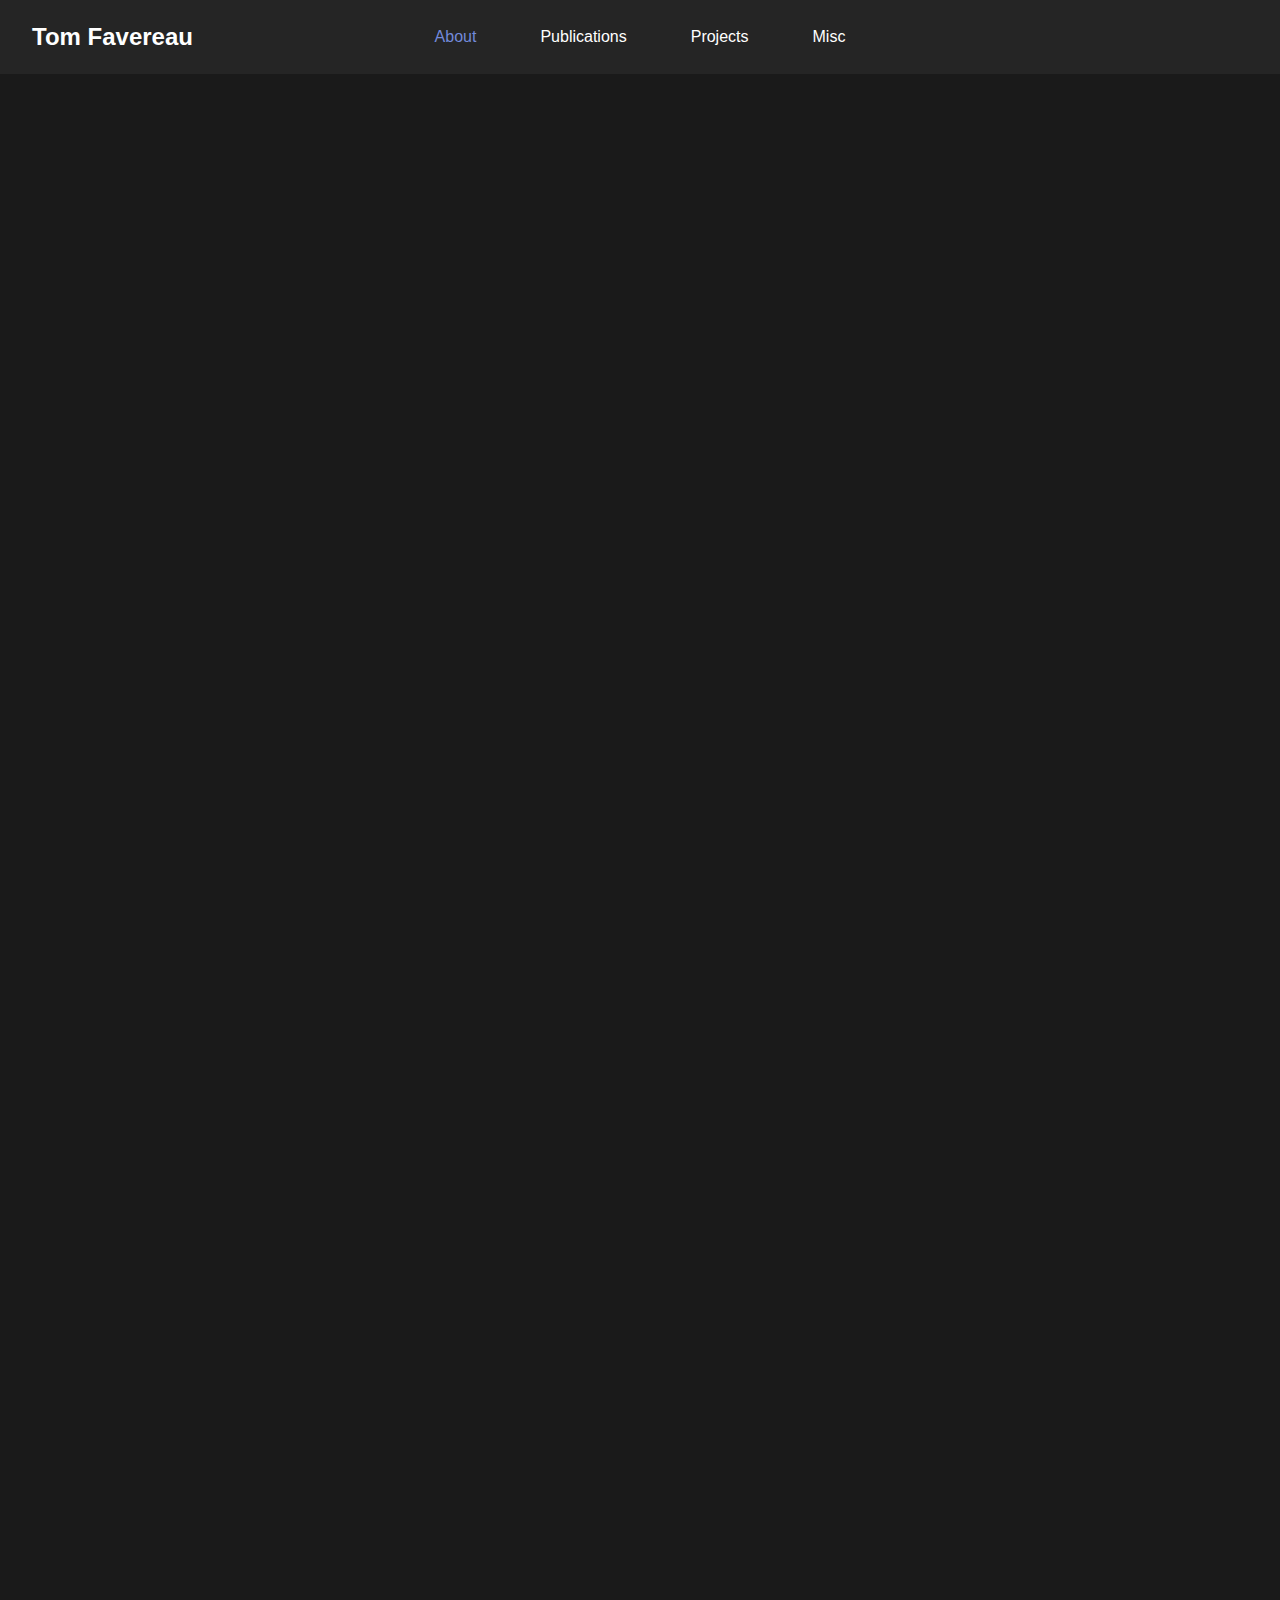
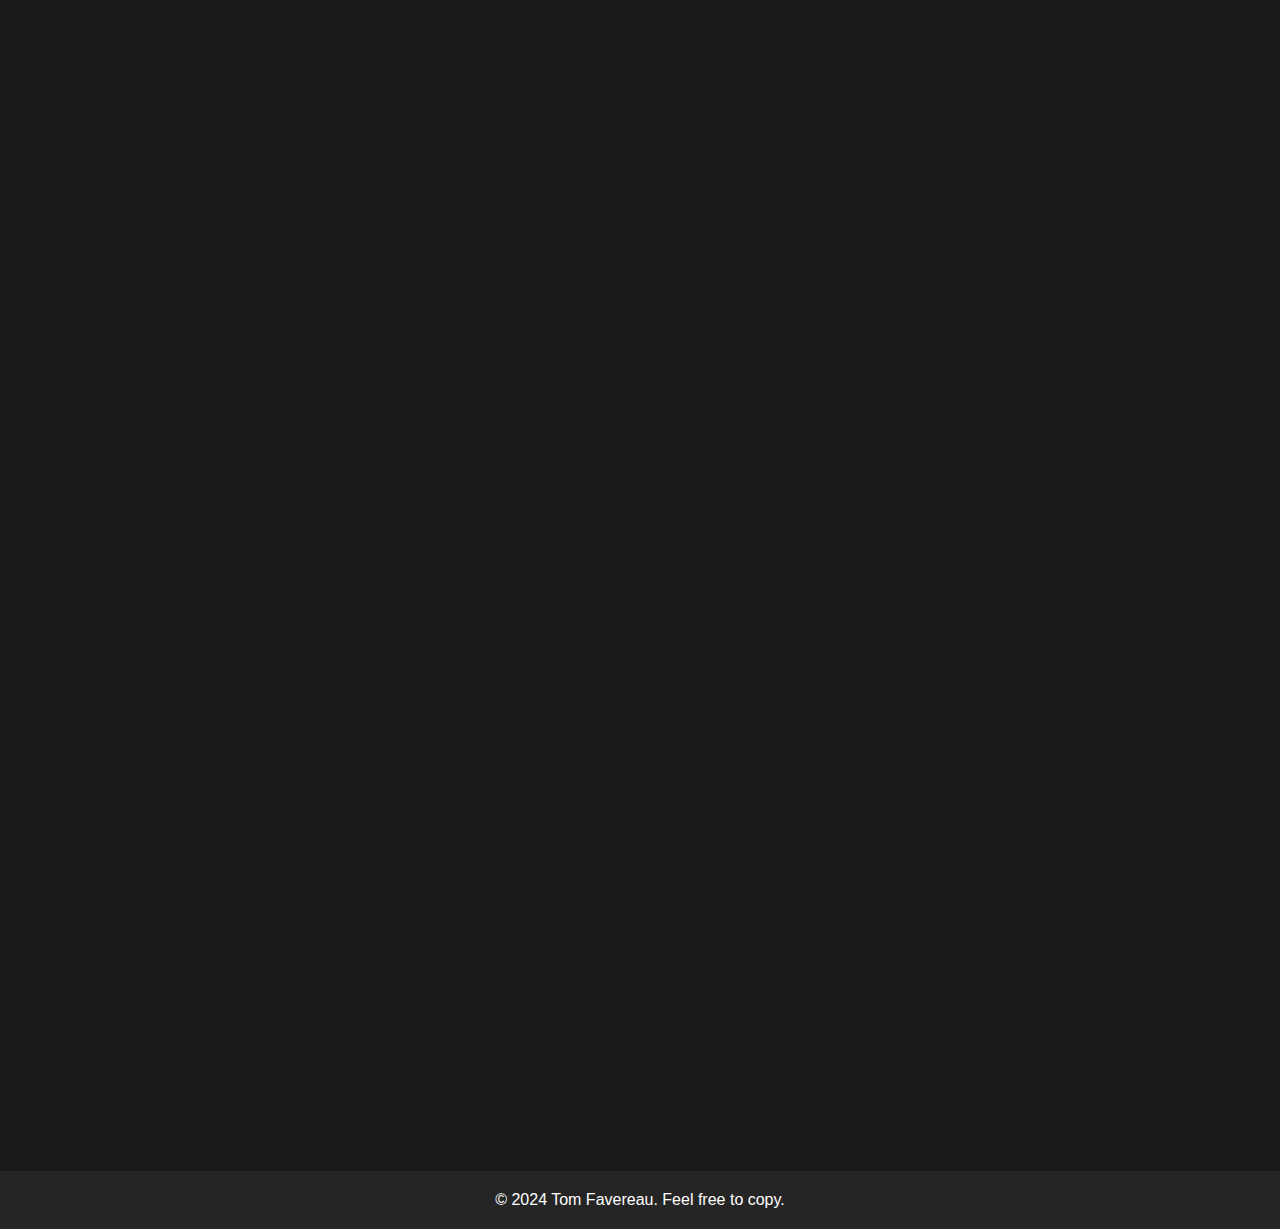
<file: index.html>
<!DOCTYPE html>
<html lang="en">
<head>
    <meta charset="UTF-8">
    <meta name="viewport" content="width=device-width, initial-scale=1.0">
    <title>Tom Favereau - About</title>
    <link rel="stylesheet" href="styles.css">
</head>
<body>
<div class="parallax-container">
    <div class="parallax-bg"></div>
</div>
<nav class="navbar">
    <div class="nav-brand">Tom Favereau</div>
    <div class="nav-links">
        <a href="" class="active">About</a>
        <a href="publications">Publications</a>
        <a href="projects">Projects</a>
        <a href="misc">Misc</a>
    </div>
    <div class="nav-toggle" id="navToggle">
        <span></span>
        <span></span>
        <span></span>
    </div>
</nav>

<main>
    <section class="intro-section fade-in-section">
        <span class="typing-effect">
        <h1>Hello, I'm <span class="highlight">Tom Favereau </span></h1>
        <p class="subtitle">Postgraduate Student in Computer Science</p>
        </span>
    </section>

    <section class="about-section fade-in-section">
        <h2>About</h2>
        <p>I'm a postgraduate student whose main interests lie in discrete mathematics: discrete
            dynamical systems, symbolic dynamics and tilings.</p>

    </section>
    <section class="about-section fade-in-section">
        <h2>Contact</h2>
        <p>You can reach me at: tomDOTfavereauATdepinfonancyDOTnet</p>
    </section>


    <section class="internships-section fade-in-section">
        <h2>Internships</h2>
        <div class="timeline">
            <div class="timeline-item">
                <div class="timeline-date">2025</div>
                <div class="timeline-content">
                    <h3>Turku university</h3>
                    <p>Visiting researcher, working with Ville Salo</p>
                    <ul>
                        <li>Working on the arithmetical complexity of the sensitivity problem
                            for cellular automata</li>
                        <li>In our recent <a href="publications/CAsensitivity.pdf" target="_blank" style="color:#7289da;">preprint</a>,
                            we answered Sablik and Theyssier's question, showing that the sensitivity problem is
                            Pi^0_2-complete in one dimension and Sigma^0_3-complete in higher dimension.</li>
                    </ul>
                </div>
            </div>
            <div class="timeline-item">
                <div class="timeline-date">2024</div>
                <div class="timeline-content">
                    <h3>CEA (hight commision for nuclear energy)</h3>
                    <p>Research engineer intern</p>
                    <ul>
                        <li>Study of a software for sodium/water reaction.</li>
                        <li>Some difference on floating point operation with different version
                            of libc <a href="publications/libcPortability.pdf" target="_blank"
                                       style="color:#7289da;">here</a>.</li>
                    </ul>
                </div>
            </div>
            <div class="timeline-item">
                <div class="timeline-date">2023/2024</div>
                <div class="timeline-content">
                    <h3>LORIA/INRIA</h3>
                    <p>Master 1 project at Mines Nancy Engineering school, working with Mathieu Hoyrup</p>
                    <ul>
                        <li>First experience in academic research.</li>
                        <li>We develop a theory of local generation for tiling. In our first
                            <a href="publications/localGenerationOfTilings.pdf" target="_blank" style="color:#7289da;">preprint</a>,
                            we developed tools to prove that a subshift is or is not locally generable.
                            In our second <a href="publications/localGenOfEvenBicTileset.pdf" target="_blank" style="color:#7289da;">preprint</a>,
                            we used those tools to classify even bicolor tilesets.</li>
                    </ul>
                </div>
            </div>
        </div>
    </section>

    <!-- Relevant Courses Section -->
    <section class="courses-section fade-in-section">
        <h2>Acknowledgment to those who have marked me through their teaching</h2>
        <div class="courses-grid">
            <div class="course-item">
                <h3>Sofware engineering</h3>
                <p>Dr. Zanni</p>
            </div>
            <div class="course-item">
                <h3>Complexity theory</h3>
                <p>Dr. Goaoc</p>
            </div>
            <div class="course-item">
                <h3>Symbolic dynamics</h3>
                <p>Dr. Kari</p>
            </div>
            <div class="course-item">
                <h3>Logic</h3>
                <p>Dr. Marion</p>
            </div>
        </div>
    </section>
</main>

<footer>
    <p>&copy; 2024 Tom Favereau. Feel free to copy.</p>
</footer>

<script src="script.js"></script>
</body>
</html>
</file>
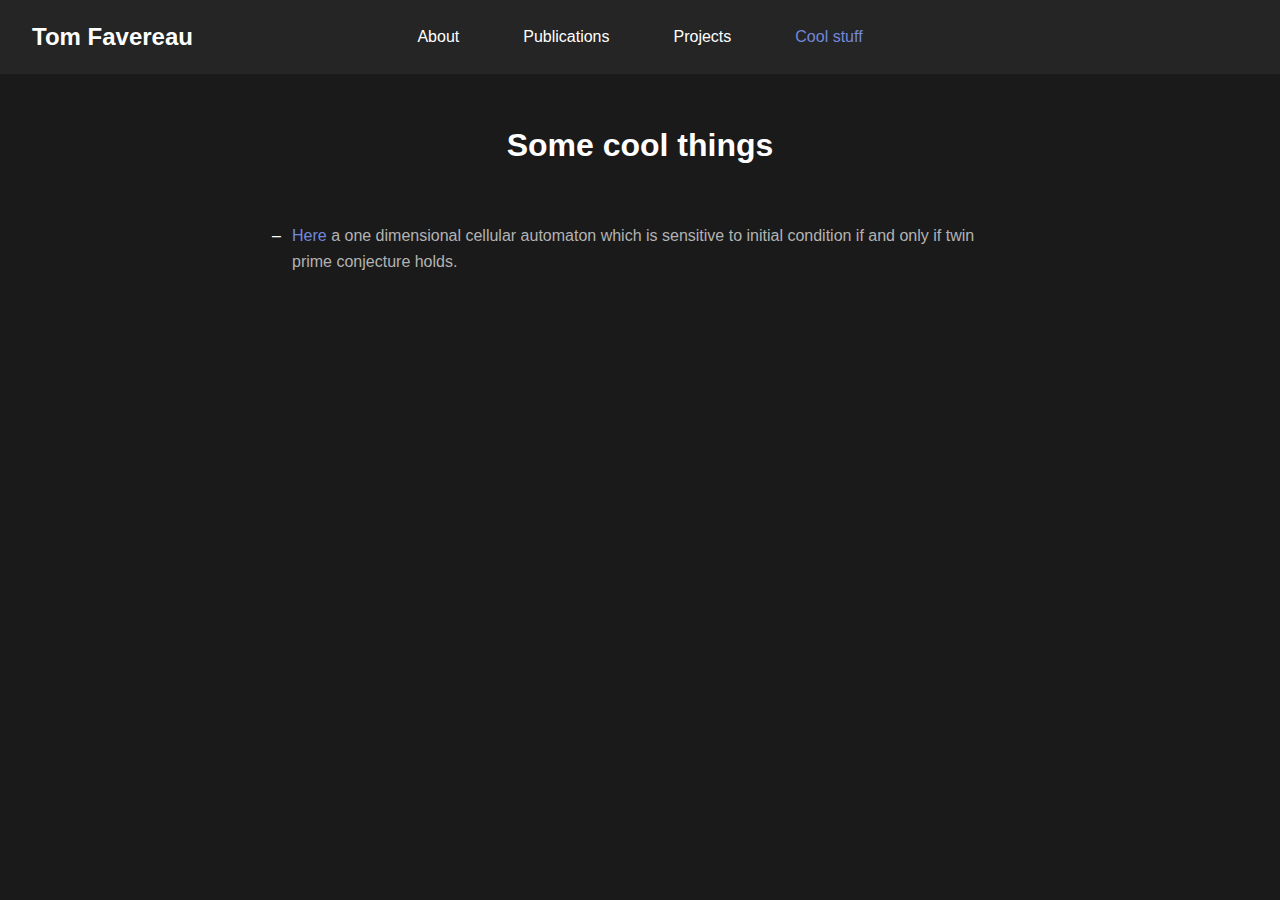
<file: coolStuff/index.html>
<!DOCTYPE html>
<html lang="en">
<head>
    <meta charset="UTF-8">
    <meta name="viewport" content="width=device-width, initial-scale=1.0">
    <title>Tom Favereau - Cool Stuff</title>
    <link rel="stylesheet" href="../styles.css">
    <link rel="stylesheet" href="https://cdnjs.cloudflare.com/ajax/libs/font-awesome/5.15.4/css/all.min.css">
</head>
<body>
<nav class="navbar">
    <div class="nav-brand">Tom Favereau</div>
    <div class="nav-links">
        <a href="../">About</a>
        <a href="../publications">Publications</a>
        <a href="../projects">Projects</a>
        <a href="" class="active">Cool stuff</a>
    </div>
    <div class="nav-toggle" id="navToggle">
        <span></span>
        <span></span>
        <span></span>
    </div>
</nav>
<main class="content-container">
    <section class="page-header">
        <h1>Some cool things</h1>
    </section>
    <section class="cool-stuff">
        <ul class="cool-stuff-list">
            <li>
                <p> <a href="ca.html">Here</a> a one dimensional cellular automaton which is sensitive to initial condition
                    if and only if twin prime conjecture holds.</p>
            </li>

        </ul>
    </section>
</main>
</body>
</html>
</file>
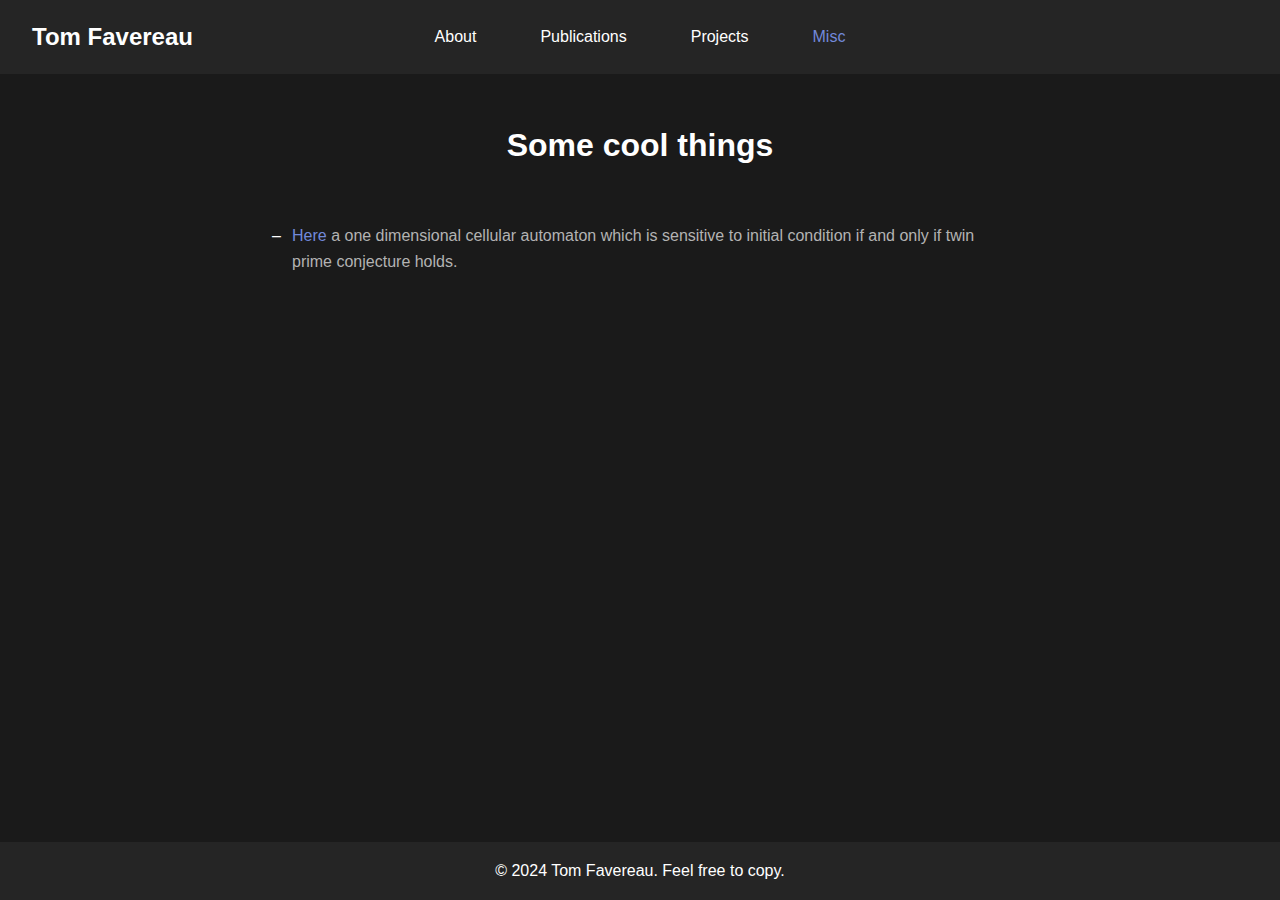
<file: misc/index.html>
<!DOCTYPE html>
<html lang="en">
<head>
    <meta charset="UTF-8">
    <meta name="viewport" content="width=device-width, initial-scale=1.0">
    <title>Tom Favereau - Misc</title>
    <link rel="stylesheet" href="../styles.css">
    <link rel="stylesheet" href="https://cdnjs.cloudflare.com/ajax/libs/font-awesome/5.15.4/css/all.min.css">
</head>
<body>
<nav class="navbar">
    <div class="nav-brand">Tom Favereau</div>
    <div class="nav-links">
        <a href="../">About</a>
        <a href="../publications">Publications</a>
        <a href="../projects">Projects</a>
        <a href="" class="active">Misc</a>
    </div>
    <div class="nav-toggle" id="navToggle">
        <span></span>
        <span></span>
        <span></span>
    </div>
</nav>
<main class="content-container">
    <section class="page-header">
        <h1>Some cool things</h1>
    </section>
    <section class="cool-stuff">
        <ul class="cool-stuff-list">
            <li>
                <p> <a href="ca.html">Here</a> a one dimensional cellular automaton which is sensitive to initial condition
                    if and only if twin prime conjecture holds.</p>
            </li>

        </ul>
    </section>
</main>

<footer>
    <p>&copy; 2024 Tom Favereau. Feel free to copy.</p>
</footer>
</body>
</html>
</file>
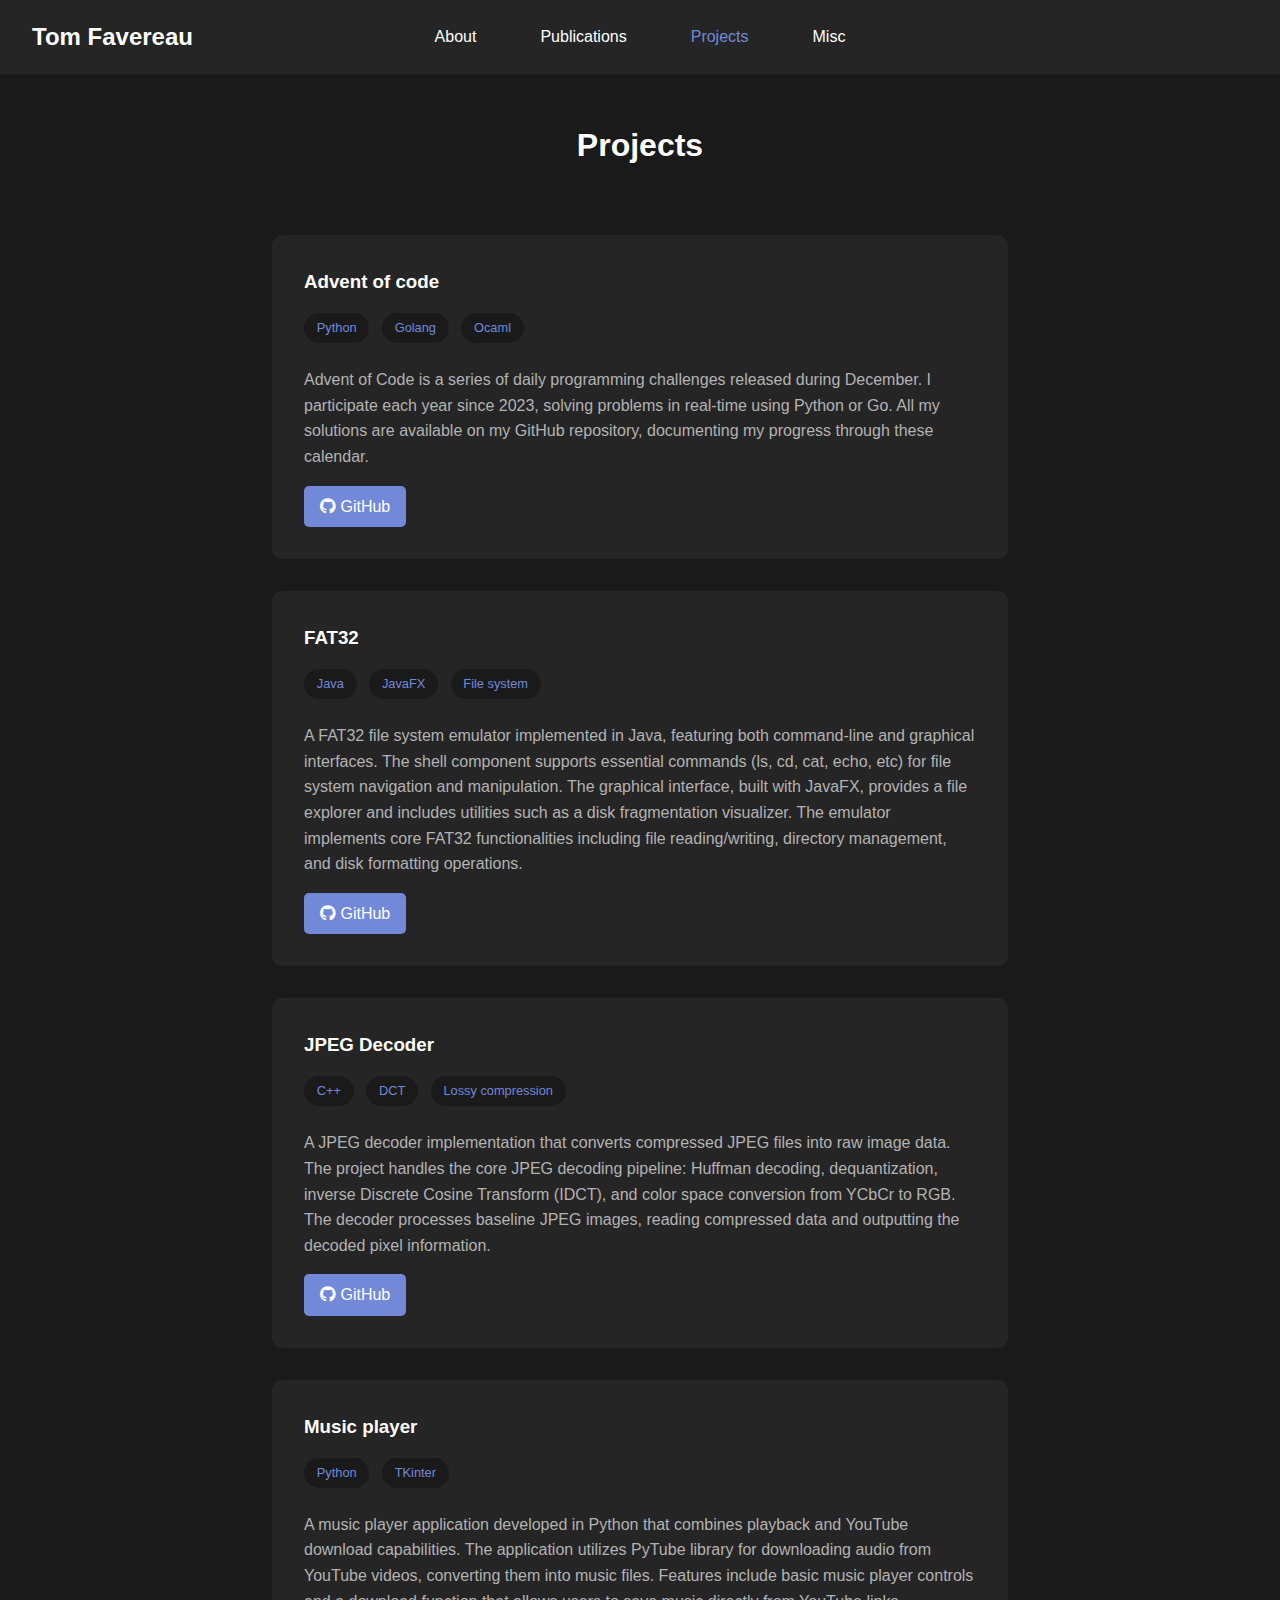
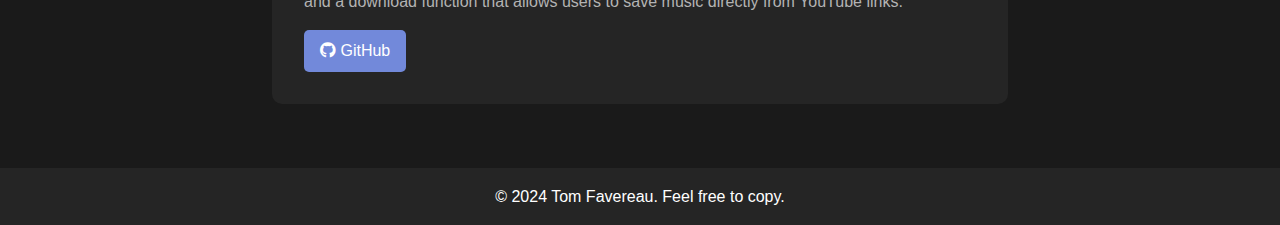
<file: projects/index.html>
<!DOCTYPE html>
<html lang="en">
<head>
    <meta charset="UTF-8">
    <meta name="viewport" content="width=device-width, initial-scale=1.0">
    <title>Tom Favereau - Projects</title>
    <link rel="stylesheet" href="../styles.css">
    <link rel="stylesheet" href="https://cdnjs.cloudflare.com/ajax/libs/font-awesome/5.15.4/css/all.min.css">
</head>
<body>
<nav class="navbar">
    <div class="nav-brand">Tom Favereau</div>
    <div class="nav-links">
        <a href="../">About</a>
        <a href="../publications">Publications</a>
        <a href="" class="active">Projects</a>
        <a href="../misc">Misc</a>
    </div>
    <div class="nav-toggle" id="navToggle">
        <span></span>
        <span></span>
        <span></span>
    </div>
</nav>

<main>
    <section class="page-header">
        <h1>Projects</h1>
    </section>




    <section class="projects-list">
        <!-- AOC -->
        <div class="project-card">
            <div class="project-content">
                <h3>Advent of code</h3>
                <div class="project-tags">
                    <span class="tag">Python</span>
                    <span class="tag">Golang</span>
                    <span class="tag">Ocaml</span>
                </div>
                <p class="project-description">
                    Advent of Code is a series of daily programming challenges released during
                    December. I participate each year since 2023, solving problems in real-time
                    using Python or Go. All my solutions are available on my GitHub repository,
                    documenting my progress through these calendar.
                </p>
                <div class="project-links">
                    <a href="https://github.com/tom-favereau/advent_of_code" target="_blank" class="btn btn-primary">
                        <i class="fab fa-github"></i> GitHub
                    </a>
                </div>
            </div>
        </div>


        <!-- FAT32 -->
        <div class="project-card">
            <!--
            <div class="project-image">
                <div class="project-placeholder"></div>
            </div>
            -->
            <div class="project-content">
                <h3>FAT32</h3>
                <div class="project-tags">
                    <span class="tag">Java</span>
                    <span class="tag">JavaFX</span>
                    <span class="tag">File system</span>
                </div>
                <p class="project-description">
                    A FAT32 file system emulator implemented in Java, featuring both command-line
                    and graphical interfaces. The shell component supports essential commands
                    (ls, cd, cat, echo, etc) for file system navigation and manipulation. The graphical
                    interface, built with JavaFX, provides a file explorer and includes utilities
                    such as a disk fragmentation visualizer. The emulator implements core FAT32
                    functionalities including file reading/writing, directory management, and disk
                    formatting operations.
                </p>
                <div class="project-links">
                    <a href="https://github.com/tom-favereau/FAT32" target="_blank" class="btn btn-primary">
                        <i class="fab fa-github"></i> GitHub
                    </a>
                    <!--<a href="#" class="btn btn-secondary">Demo</a>-->
                </div>
            </div>
        </div>

        <!-- JPEG -->
        <div class="project-card">
            <!--
            <div class="project-image">
                <div class="project-placeholder"></div>
            </div>
            -->
            <div class="project-content">
                <h3>JPEG Decoder</h3>
                <div class="project-tags">
                    <span class="tag">C++</span>
                    <span class="tag">DCT</span>
                    <span class="tag">Lossy compression</span>
                </div>
                <p class="project-description">
                    A JPEG decoder implementation that converts compressed JPEG files into raw
                    image data. The project handles the core JPEG decoding pipeline:
                    Huffman decoding, dequantization, inverse Discrete Cosine Transform (IDCT),
                    and color space conversion from YCbCr to RGB. The decoder processes baseline
                    JPEG images, reading compressed data and outputting the decoded pixel
                    information.
                </p>
                <div class="project-links">
                    <a href="https://github.com/tom-favereau/file_compression_cpp" target="_blank"
                       class="btn btn-primary">
                        <i class="fab fa-github"></i> GitHub
                    </a>
                    <!--
                    <a href="https://github.com/tom-favereau/file_compression_cpp" class="btn btn-secondary">Live Demo</a>
                    -->
                </div>
            </div>
        </div>


        <!-- Music player -->
        <div class="project-card">
            <div class="project-content">
                <h3>Music player</h3>
                <div class="project-tags">
                    <span class="tag">Python</span>
                    <span class="tag">TKinter</span>
                </div>
                <p class="project-description">
                    A music player application developed in Python that combines playback and
                    YouTube download capabilities. The application utilizes PyTube library for
                    downloading audio from YouTube videos, converting them into music files.
                    Features include basic music player controls and a download function that
                    allows users to save music directly from YouTube links.
                </p>
                <div class="project-links">
                    <a href="https://github.com/tom-favereau/music_player" target="_blank"
                       class="btn btn-primary">
                        <i class="fab fa-github"></i> GitHub
                    </a>
                </div>
            </div>
        </div>

    </section>
</main>

<footer>
    <p>&copy; 2024 Tom Favereau. Feel free to copy.</p>
</footer>

<script src="../script.js"></script>
</body>
</html>
</file>
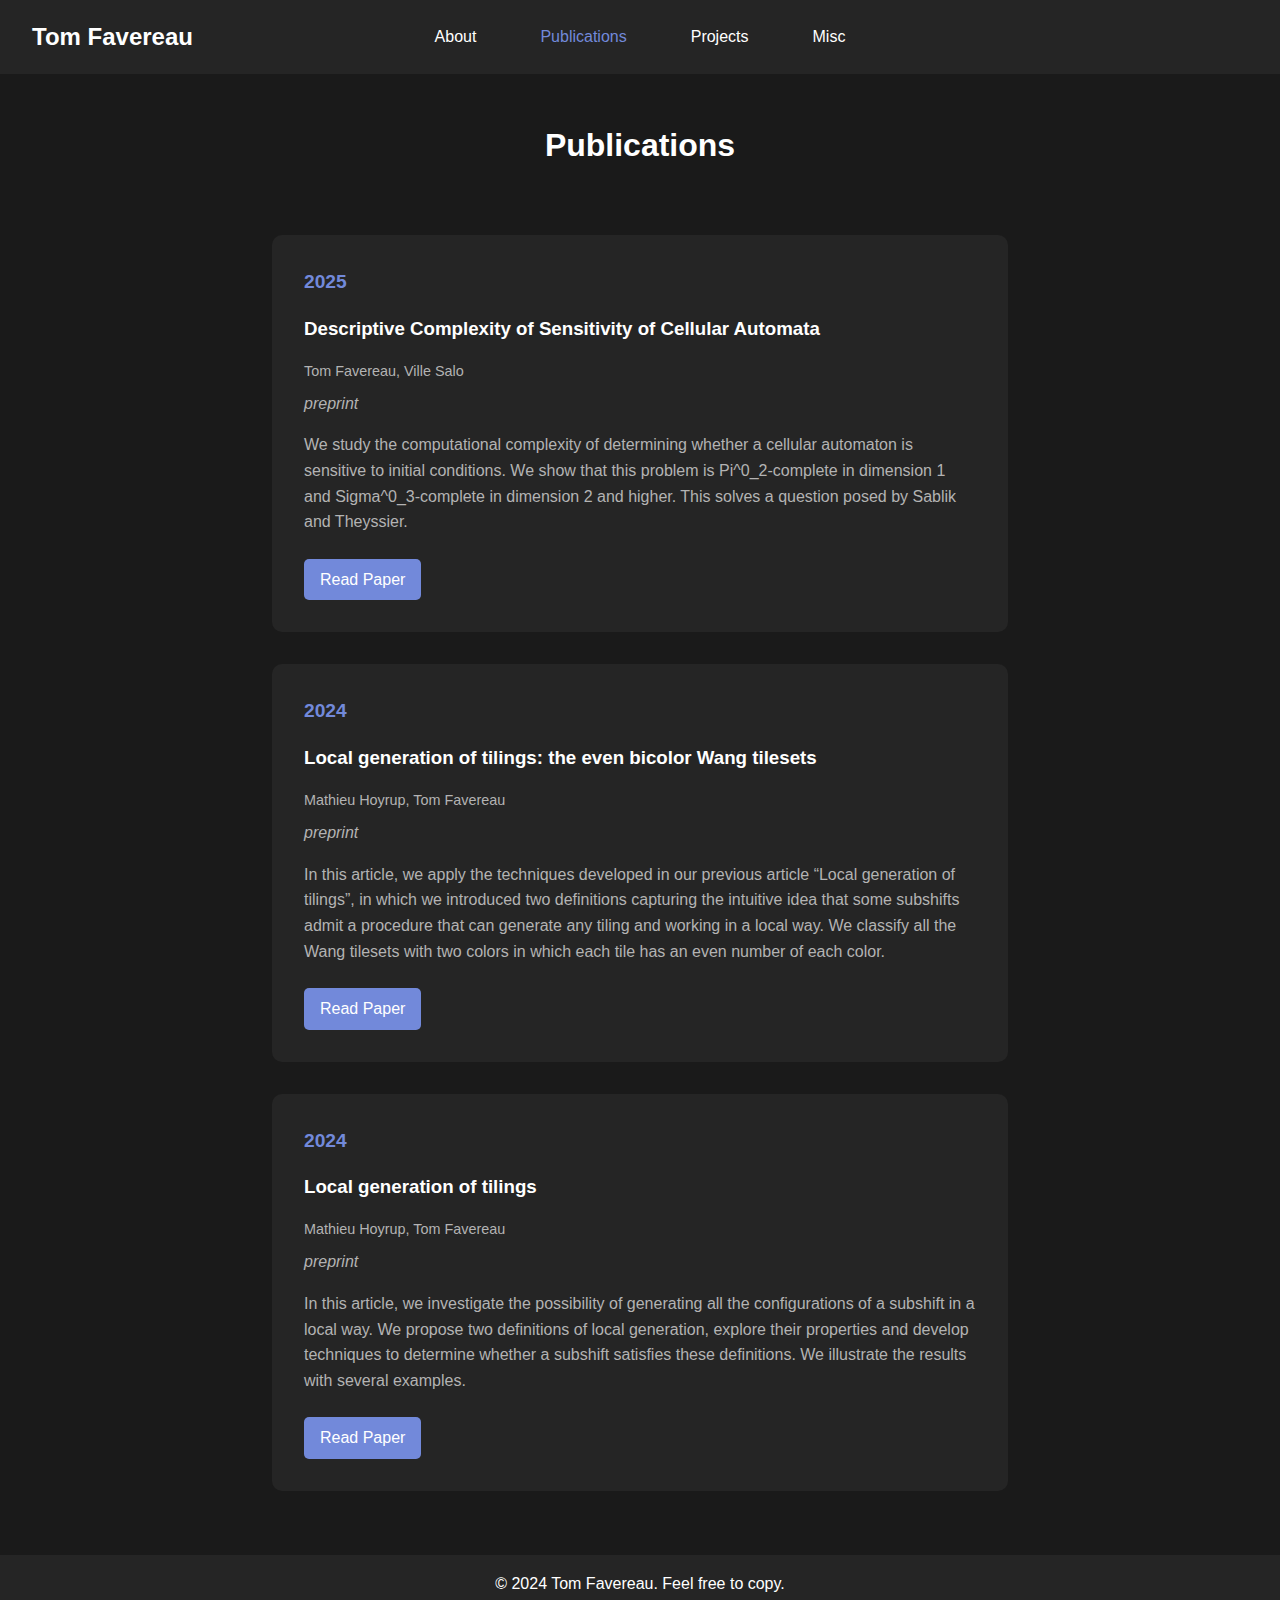
<file: publications/index.html>
<!DOCTYPE html>
<html lang="en">
<head>
    <meta charset="UTF-8">
    <meta name="viewport" content="width=device-width, initial-scale=1.0">
    <title>Tom Favereau - Publications</title>
    <link rel="stylesheet" href="../styles.css">
</head>
<body>
<nav class="navbar">
    <div class="nav-brand">Tom Favereau</div>
    <div class="nav-links">
        <a href="../">About</a>
        <a href="" class="active">Publications</a>
        <a href="../projects">Projects</a>
        <a href="../misc">Misc</a>
    </div>
    <div class="nav-toggle" id="navToggle">
        <span></span>
        <span></span>
        <span></span>
    </div>
</nav>

<main>
    <section class="page-header">
        <h1>Publications</h1>
    </section>


    <section class="publications-list">
        <!-- Desc complexity of sens of CA -->
        <div class="pub-card">
            <div class="pub-year">2025</div>
            <div class="pub-content">
                <h3>Descriptive Complexity of Sensitivity of Cellular Automata</h3>
                <p class="pub-authors">Tom Favereau, Ville Salo</p>
                <p class="pub-journal">preprint</p>
                <p class="pub-abstract">
                    We study the computational complexity of determining whether a cellular
                    automaton is sensitive to initial conditions. We show that this problem is
                    Pi^0_2-complete in dimension 1 and Sigma^0_3-complete in dimension 2 and
                    higher. This solves a question posed by Sablik and Theyssier.
                </p>
                <div class="pub-links">
                    <a href="CAsensitivity.pdf" target="_blank" class="btn btn-primary">Read Paper</a>
                    <!--<a href="#" class="btn btn-secondary">DOI</a>-->
                </div>
            </div>
        </div>

        <!-- local generation of tiling : even bicolor tileset -->
        <div class="pub-card">
            <div class="pub-year">2024</div>
            <div class="pub-content">
                <h3>Local generation of tilings: the even bicolor Wang tilesets</h3>
                <p class="pub-authors">Mathieu Hoyrup, Tom Favereau</p>
                <p class="pub-journal">preprint</p>
                <p class="pub-abstract">
                    In this article, we apply the techniques developed in our previous article
                    “Local generation of tilings”, in which we introduced two definitions capturing
                    the intuitive idea that some subshifts admit a procedure that can generate any
                    tiling and working in a local way. We classify all the Wang tilesets with
                    two colors in which each tile has an even number of each color.
                </p>
                <div class="pub-links">
                    <a href="localGenOfEvenBicTileset.pdf" target="_blank" class="btn btn-primary">Read Paper</a>
                    <!--<a href="#" class="btn btn-secondary">DOI</a>-->
                </div>
            </div>
        </div>

        <!-- Local generation of tiling -->
        <div class="pub-card">
            <div class="pub-year">2024</div>
            <div class="pub-content">
                <h3>Local generation of tilings</h3>
                <p class="pub-authors">Mathieu Hoyrup, Tom Favereau</p>
                <p class="pub-journal">preprint</p>
                <p class="pub-abstract">
                    In this article, we investigate the possibility of generating all the
                    configurations of a subshift in a local way. We propose two definitions
                    of local generation, explore their properties and develop techniques to
                    determine whether a subshift satisfies these definitions. We illustrate
                    the results with several examples.
                </p>
                <div class="pub-links">
                    <a href="localGenerationOfTilings.pdf" target="_blank" class="btn btn-primary">Read Paper</a>
                    <!--<a href="#" class="btn btn-secondary">DOI</a>-->
                </div>
            </div>
        </div>
    </section>
</main>

<footer>
    <p>&copy; 2024 Tom Favereau. Feel free to copy.</p>
</footer>

<script src="../script.js"></script>
</body>
</html>
</file>
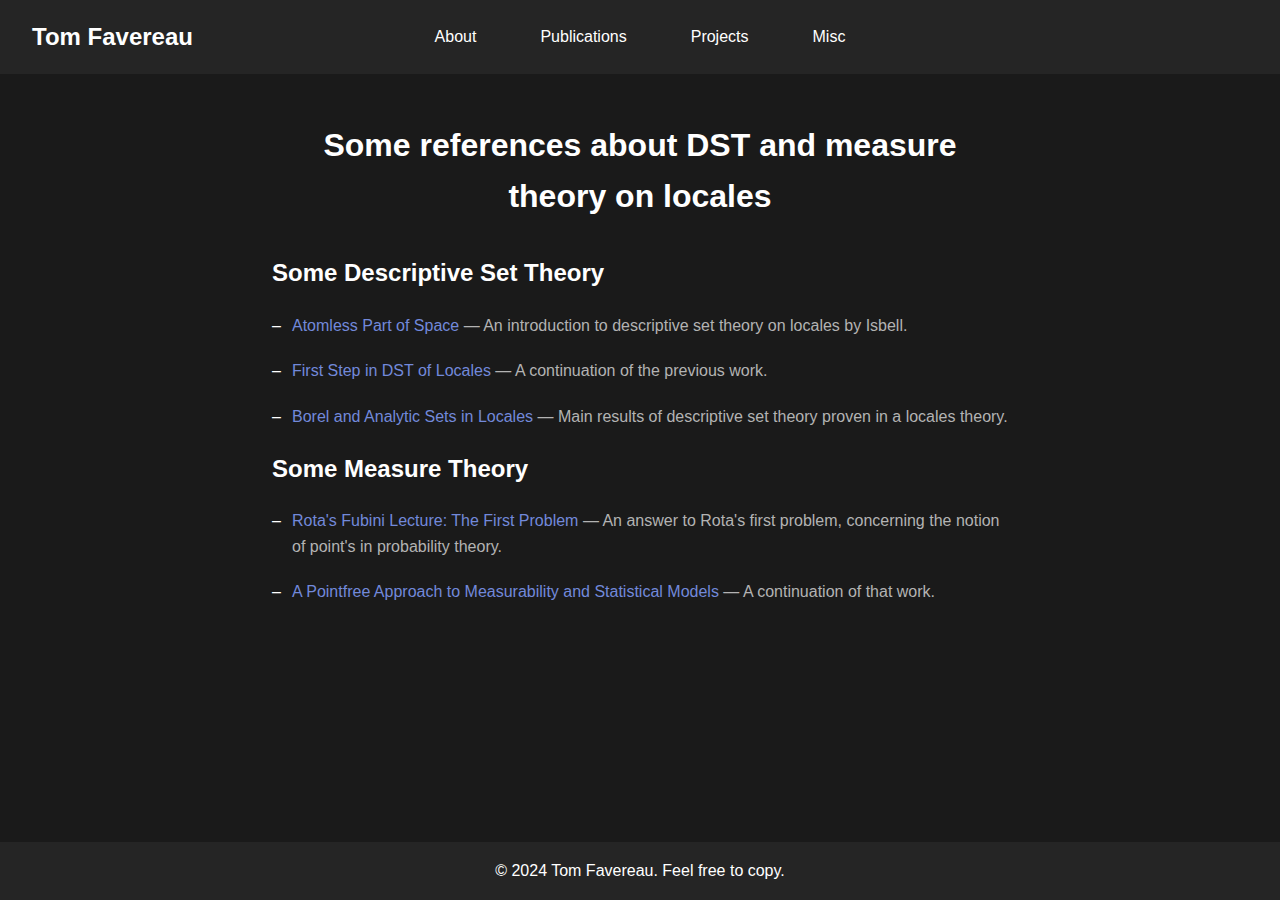
<file: misc/locales/index.html>
<!DOCTYPE html>
<html lang="en">
<head>
    <meta charset="UTF-8">
    <meta name="viewport" content="width=device-width, initial-scale=1.0">
    <title>Tom Favereau - Locales</title>
    <link rel="stylesheet" href="../../styles.css">
    <link rel="stylesheet" href="https://cdnjs.cloudflare.com/ajax/libs/font-awesome/5.15.4/css/all.min.css">
</head>
<body>
<nav class="navbar">
    <div class="nav-brand">Tom Favereau</div>
    <div class="nav-links">
        <a href="../../">About</a>
        <a href="../../publications">Publications</a>
        <a href="../../projects">Projects</a>
        <a href="../" >Misc</a>
    </div>
    <div class="nav-toggle" id="navToggle">
        <span></span>
        <span></span>
        <span></span>
    </div>
</nav>
<main class="content-container">
    <section class="page-header">
        <h1>Some references about DST and measure theory on locales</h1>
    </section>
    <section class="cool-stuff">
        <h2>Some Descriptive Set Theory</h2>
        <ul class="cool-stuff-list">
            <li><p><a href="atomless-parts-of-spaces-4nmngyjtan.pdf" target="_blank">Atomless Part of Space</a> —
                    An introduction to descriptive set theory on locales by Isbell.</p></li>
            <li><p><a href="firstStepInDSTLocales.pdf" target="_blank">First Step in DST of Locales</a> —
                    A continuation of the previous work.</p></li>
            <li><p><a href="borelAndAnalyticInLocales.pdf" target="_blank">Borel and Analytic Sets in Locales</a> —
                    Main results of descriptive set theory proven in a locales theory.</p></li>
        </ul>

        <h2>Some Measure Theory</h2>
        <ul class="cool-stuff-list">
            <li><p><a href="firstProblemFubiniLecture.pdf" target="_blank">Rota's Fubini Lecture: The First Problem</a> —
                    An answer to Rota's first problem, concerning the notion of point's in probability theory.</p></li>
            <li><p><a href="pointfreeProba.pdf" target="_blank">A Pointfree Approach to Measurability and Statistical Models</a> —
                    A continuation of that work.</p></li>
        </ul>

    </section>
</main>

<footer>
    <p>&copy; 2024 Tom Favereau. Feel free to copy.</p>
</footer>
</body>
</html>
</file>
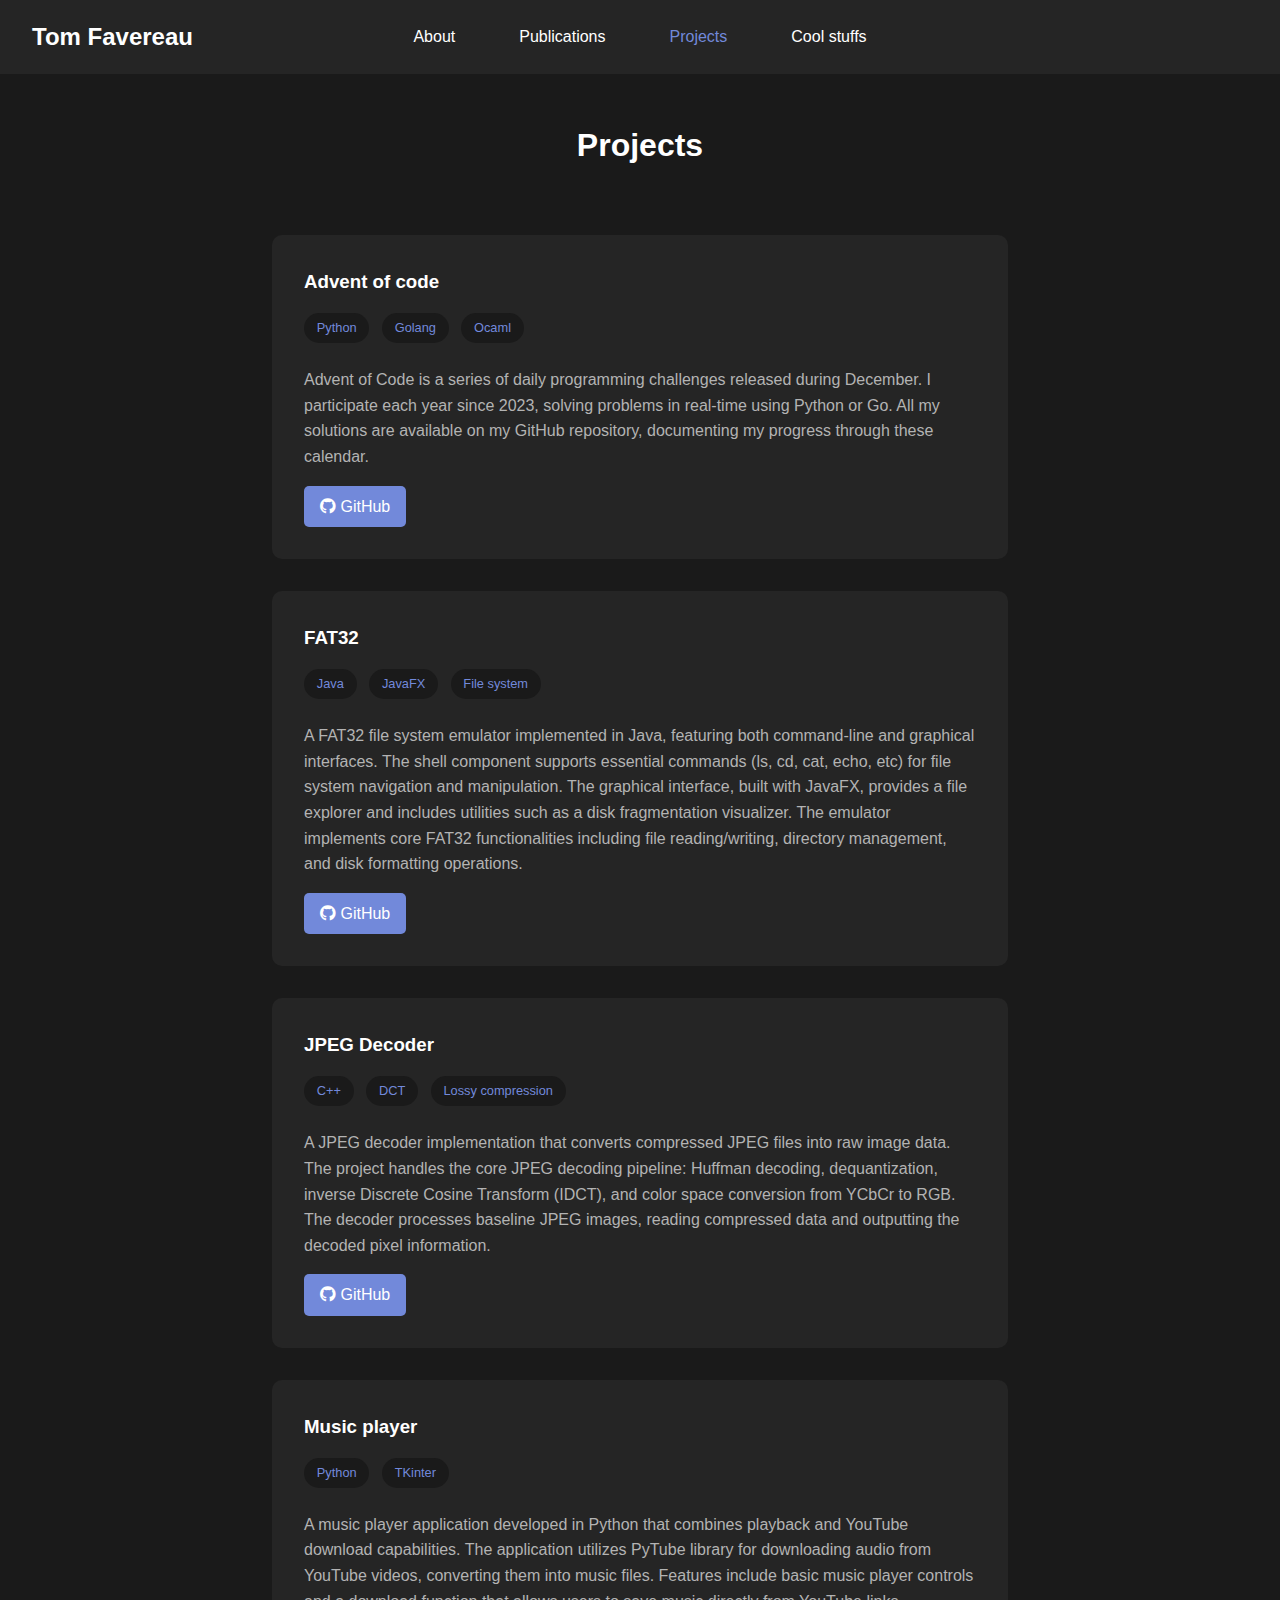
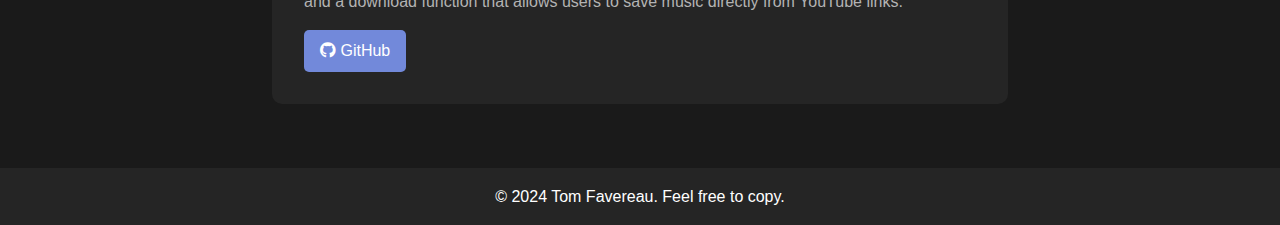
<file: projects.html>
<!DOCTYPE html>
<html lang="en">
<head>
    <meta charset="UTF-8">
    <meta name="viewport" content="width=device-width, initial-scale=1.0">
    <title>Tom Favereau - Projects</title>
    <link rel="stylesheet" href="styles.css">
    <link rel="stylesheet" href="https://cdnjs.cloudflare.com/ajax/libs/font-awesome/5.15.4/css/all.min.css">
</head>
<body>
<nav class="navbar">
    <div class="nav-brand">Tom Favereau</div>
    <div class="nav-links">
        <a href="index.html">About</a>
        <a href="publications.html">Publications</a>
        <a href="projects.html" class="active">Projects</a>
        <a href="ca.html">Cool stuffs</a>
    </div>
    <div class="nav-toggle" id="navToggle">
        <span></span>
        <span></span>
        <span></span>
    </div>
</nav>

<main>
    <section class="page-header">
        <h1>Projects</h1>
    </section>




    <section class="projects-list">
        <!-- AOC -->
        <div class="project-card">
            <div class="project-content">
                <h3>Advent of code</h3>
                <div class="project-tags">
                    <span class="tag">Python</span>
                    <span class="tag">Golang</span>
                    <span class="tag">Ocaml</span>
                </div>
                <p class="project-description">
                    Advent of Code is a series of daily programming challenges released during
                    December. I participate each year since 2023, solving problems in real-time
                    using Python or Go. All my solutions are available on my GitHub repository,
                    documenting my progress through these calendar.
                </p>
                <div class="project-links">
                    <a href="https://github.com/tom-favereau/advent_of_code" class="btn btn-primary">
                        <i class="fab fa-github"></i> GitHub
                    </a>
                </div>
            </div>
        </div>


        <!-- FAT32 -->
        <div class="project-card">
            <!--
            <div class="project-image">
                <div class="project-placeholder"></div>
            </div>
            -->
            <div class="project-content">
                <h3>FAT32</h3>
                <div class="project-tags">
                    <span class="tag">Java</span>
                    <span class="tag">JavaFX</span>
                    <span class="tag">File system</span>
                </div>
                <p class="project-description">
                    A FAT32 file system emulator implemented in Java, featuring both command-line
                    and graphical interfaces. The shell component supports essential commands
                    (ls, cd, cat, echo, etc) for file system navigation and manipulation. The graphical
                    interface, built with JavaFX, provides a file explorer and includes utilities
                    such as a disk fragmentation visualizer. The emulator implements core FAT32
                    functionalities including file reading/writing, directory management, and disk
                    formatting operations.
                </p>
                <div class="project-links">
                    <a href="https://github.com/tom-favereau/FAT32" class="btn btn-primary">
                        <i class="fab fa-github"></i> GitHub
                    </a>
                    <!--<a href="#" class="btn btn-secondary">Demo</a>-->
                </div>
            </div>
        </div>

        <!-- JPEG -->
        <div class="project-card">
            <!--
            <div class="project-image">
                <div class="project-placeholder"></div>
            </div>
            -->
            <div class="project-content">
                <h3>JPEG Decoder</h3>
                <div class="project-tags">
                    <span class="tag">C++</span>
                    <span class="tag">DCT</span>
                    <span class="tag">Lossy compression</span>
                </div>
                <p class="project-description">
                    A JPEG decoder implementation that converts compressed JPEG files into raw
                    image data. The project handles the core JPEG decoding pipeline:
                    Huffman decoding, dequantization, inverse Discrete Cosine Transform (IDCT),
                    and color space conversion from YCbCr to RGB. The decoder processes baseline
                    JPEG images, reading compressed data and outputting the decoded pixel
                    information.
                </p>
                <div class="project-links">
                    <a href="https://github.com/tom-favereau/file_compression_cpp"
                       class="btn btn-primary">
                        <i class="fab fa-github"></i> GitHub
                    </a>
                    <!--
                    <a href="https://github.com/tom-favereau/file_compression_cpp" class="btn btn-secondary">Live Demo</a>
                    -->
                </div>
            </div>
        </div>


        <!-- Music player -->
        <div class="project-card">
            <div class="project-content">
                <h3>Music player</h3>
                <div class="project-tags">
                    <span class="tag">Python</span>
                    <span class="tag">TKinter</span>
                </div>
                <p class="project-description">
                    A music player application developed in Python that combines playback and
                    YouTube download capabilities. The application utilizes PyTube library for
                    downloading audio from YouTube videos, converting them into music files.
                    Features include basic music player controls and a download function that
                    allows users to save music directly from YouTube links.
                </p>
                <div class="project-links">
                    <a href="https://github.com/tom-favereau/music_player"
                       class="btn btn-primary">
                        <i class="fab fa-github"></i> GitHub
                    </a>
                </div>
            </div>
        </div>

    </section>
</main>

<footer>
    <p>&copy; 2024 Tom Favereau. Feel free to copy.</p>
</footer>

<script src="script.js"></script>
</body>
</html>
</file>
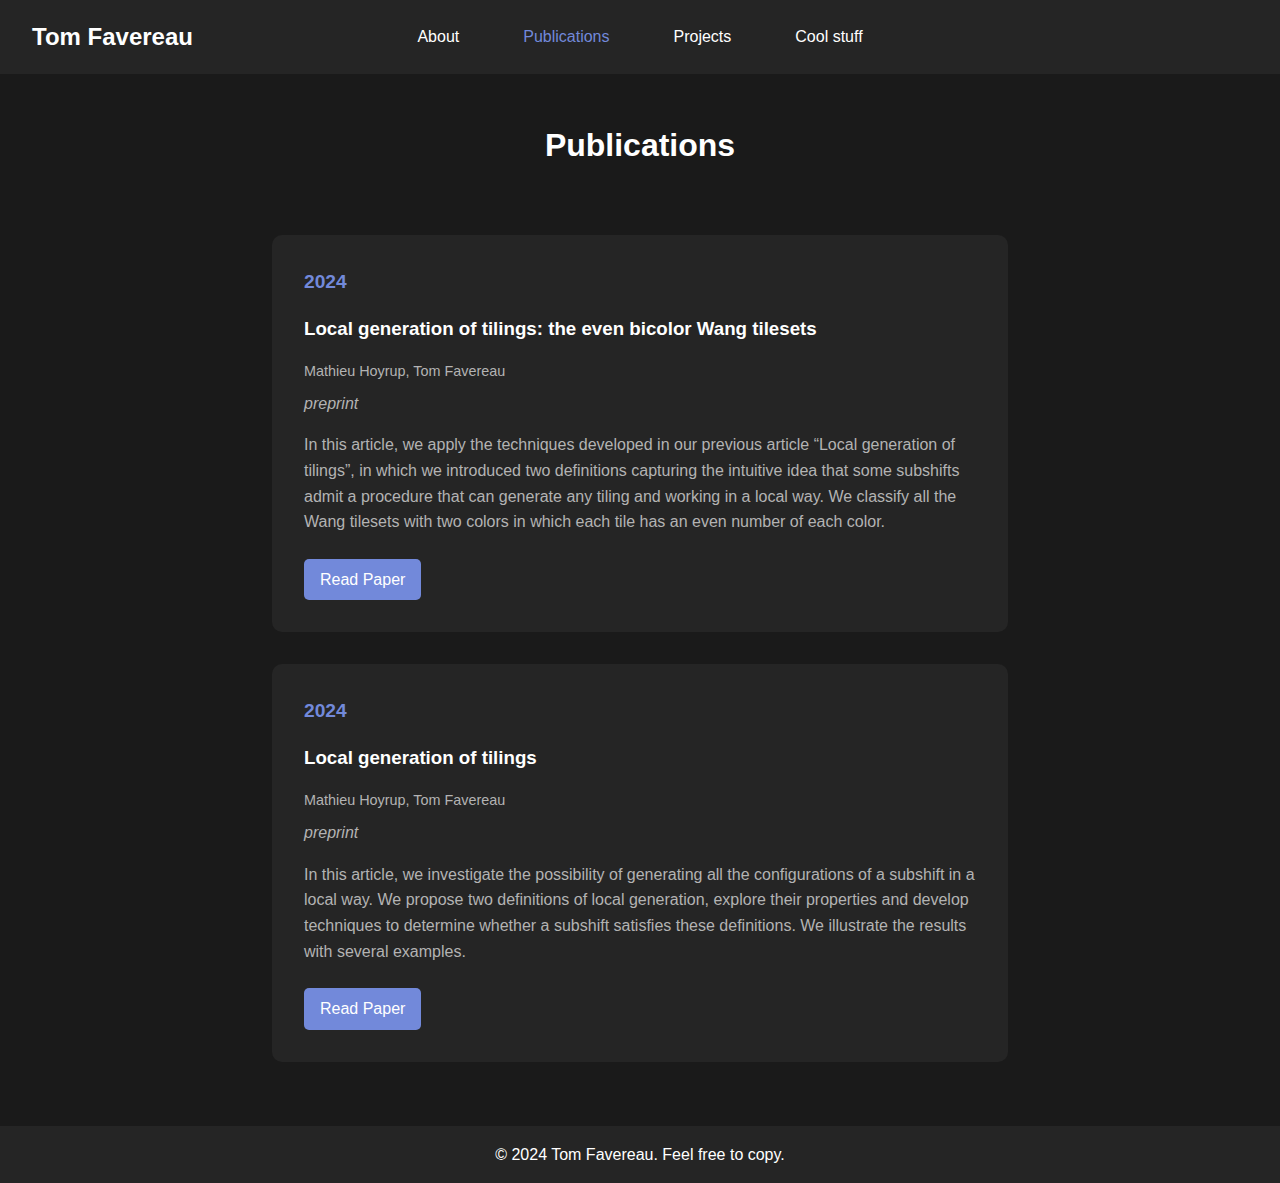
<file: publications.html>
<!DOCTYPE html>
<html lang="en">
<head>
    <meta charset="UTF-8">
    <meta name="viewport" content="width=device-width, initial-scale=1.0">
    <title>Tom Favereau - Publications</title>
    <link rel="stylesheet" href="styles.css">
</head>
<body>
<nav class="navbar">
    <div class="nav-brand">Tom Favereau</div>
    <div class="nav-links">
        <a href="index.html">About</a>
        <a href="publications.html" class="active">Publications</a>
        <a href="projects.html">Projects</a>
        <a href="ca.html">Cool stuff</a>
    </div>
    <div class="nav-toggle" id="navToggle">
        <span></span>
        <span></span>
        <span></span>
    </div>
</nav>

<main>
    <section class="page-header">
        <h1>Publications</h1>
    </section>

    <section class="publications-list">
        <!-- local generation of tiling : even bicolor tileset -->
        <div class="pub-card">
            <div class="pub-year">2024</div>
            <div class="pub-content">
                <h3>Local generation of tilings: the even bicolor Wang tilesets</h3>
                <p class="pub-authors">Mathieu Hoyrup, Tom Favereau</p>
                <p class="pub-journal">preprint</p>
                <p class="pub-abstract">
                    In this article, we apply the techniques developed in our previous article
                    “Local generation of tilings”, in which we introduced two definitions capturing
                    the intuitive idea that some subshifts admit a procedure that can generate any
                    tiling and working in a local way. We classify all the Wang tilesets with
                    two colors in which each tile has an even number of each color.
                </p>
                <div class="pub-links">
                    <a href="publications/localGenOfEvenBicTileset.pdf" target="_blank" class="btn btn-primary">Read Paper</a>
                    <!--<a href="#" class="btn btn-secondary">DOI</a>-->
                </div>
            </div>
        </div>

        <!-- Local generation of tiling -->
        <div class="pub-card">
            <div class="pub-year">2024</div>
            <div class="pub-content">
                <h3>Local generation of tilings</h3>
                <p class="pub-authors">Mathieu Hoyrup, Tom Favereau</p>
                <p class="pub-journal">preprint</p>
                <p class="pub-abstract">
                    In this article, we investigate the possibility of generating all the
                    configurations of a subshift in a local way. We propose two definitions
                    of local generation, explore their properties and develop techniques to
                    determine whether a subshift satisfies these definitions. We illustrate
                    the results with several examples.
                </p>
                <div class="pub-links">
                    <a href="publications/localGenerationOfTilings.pdf" target="_blank" class="btn btn-primary">Read Paper</a>
                    <!--<a href="#" class="btn btn-secondary">DOI</a>-->
                </div>
            </div>
        </div>
    </section>
</main>

<footer>
    <p>&copy; 2024 Tom Favereau. Feel free to copy.</p>
</footer>

<script src="script.js"></script>
</body>
</html>
</file>
<file: styles.css>
:root {
    --bg-primary: #1a1a1a;
    --bg-secondary: #252525;
    --text-primary: #ffffff;
    --text-secondary: #b3b3b3;
    --accent: #7289da;
}

* {
    margin: 0;
    padding: 0;
    box-sizing: border-box;
}

body {
    font-family: 'Inter', sans-serif;
    background-color: var(--bg-primary);
    color: var(--text-primary);
    line-height: 1.6;

    display: flex;
    flex-direction: column;
    min-height: 100vh;
}

html, body{
    margin: 0;
    padding: 0;
    height: 100%;
}
main {
    flex: 1;
}

/* Navbar */
.navbar {
    background-color: var(--bg-secondary);
    padding: 1rem 2rem;
    display: flex;
    justify-content: center; /* Changed from space-between to center */
    align-items: center;
    position: fixed;
    width: 100%;
    top: 0;
    z-index: 1000;
    gap: 0rem; /* Added gap between elements */
}

.nav-brand {
    font-size: 1.5rem;
    font-weight: bold;
    position: absolute; /* Position absolute to take it out of the flex flow */
    left: 2rem; /* Distance from left edge */
}

.nav-links {
    display: flex;
    gap: 2rem; /* Space between navigation links */
    justify-content: center;
}

.nav-links a {
    color: var(--text-primary);
    text-decoration: none;
    transition: color 0.3s ease;
    padding: 0.5rem 1rem; /* Added padding for better clickable area */
}

.nav-links a:hover {
    color: var(--accent);
}

.nav-links .active {
    color: var(--accent);
}

/* Responsive Design */
@media (max-width: 768px) {
    .navbar {
        justify-content: space-between; /* Revert to space-between for mobile */
    }

    .nav-brand {
        position: static; /* Revert position for mobile */
    }

    .nav-links {
        display: none;
    }
}

/* Hero Section */
.hero {
    height: 100vh;
    display: flex;
    align-items: center;
    justify-content: center;
    text-align: center;
    padding: 0 2rem;
}

.hero-content h1 {
    font-size: 3rem;
    margin-bottom: 1rem;
}

.highlight {
    color: var(--accent);
}

.subtitle {
    font-size: 1.5rem;
    color: var(--text-secondary);
}

/* About Section */
.about {
    padding: 4rem 2rem;
}

.about h2 {
    text-align: center;
    margin-bottom: 2rem;
}

.about-content {
    max-width: 800px;
    margin: 0 auto;
}

/* Footer */
footer {
    background-color: var(--bg-secondary);
    text-align: center;
    padding: 1rem;
    position: relative;
    bottom: 0;
    width: 100%;
}

/* Responsive Design */
@media (max-width: 768px) {
    .nav-links {
        display: none;
    }

    .hero-content h1 {
        font-size: 2rem;
    }

    .subtitle {
        font-size: 1.2rem;
    }
}

/* Page Header */
.page-header {
    padding-top: 120px; /* Modifié */
    padding-bottom: 2rem;
    text-align: center;
    max-width: 800px;
    margin: 0 auto;
}

.page-header h1 {
    font-size: 2rem;
    color: var(--text-primary);
    position: relative;
    display: inline-block;
}


/* Publications Styles */
.publications-list {
    max-width: 800px;
    margin: 0 auto;
    padding: 2rem;
}

.pub-card {
    background-color: var(--bg-secondary);
    padding: 2rem;
    border-radius: 10px;
    margin-bottom: 2rem;
    transition: transform 0.3s ease;
}

.pub-card:hover {
    transform: translateX(10px);
}

.pub-year {
    color: var(--accent);
    font-weight: bold;
    margin-bottom: 1rem;
    font-size: 1.2rem;
}

.pub-content h3 {
    margin-bottom: 1rem;
}

.pub-authors {
    color: var(--text-secondary);
    font-size: 0.9rem;
    margin: 0.5rem 0;
}

.pub-journal {
    font-style: italic;
    color: var(--text-secondary);
    margin-bottom: 1rem;
}

.pub-abstract {
    color: var(--text-secondary);
    margin-bottom: 1.5rem;
    line-height: 1.6;
}

/* Projects Styles */
.projects-list {
    max-width: 800px;
    margin: 0 auto;
    padding: 2rem;
}


.project-card {
    background-color: var(--bg-secondary);
    border-radius: 10px;
    overflow: hidden;
    margin-bottom: 2rem;
    transition: transform 0.3s ease;
}

.project-card:hover {
    transform: translateX(10px);
}

.project-image {
    width: 100%;
    height: 300px;
    overflow: hidden;
}

.project-placeholder {
    width: 100%;
    height: 100%;
    background: linear-gradient(45deg, var(--bg-secondary), var(--accent));
    opacity: 0.5;
}

.project-content {
    padding: 2rem;
}

.project-content h3 {
    margin-bottom: 1rem;
}

.project-description {
    color: var(--text-secondary);
    margin: 1rem 0;
    line-height: 1.6;
}

.project-tags {
    margin: 1rem 0;
}

.tag {
    background-color: var(--bg-primary);
    color: var(--accent);
    padding: 0.3rem 0.8rem;
    border-radius: 15px;
    font-size: 0.8rem;
    margin-right: 0.5rem;
    display: inline-block;
    margin-bottom: 0.5rem;
}

/* Buttons */
.btn {
    display: inline-block;
    padding: 0.5rem 1rem;
    border-radius: 5px;
    text-decoration: none;
    margin-right: 1rem;
    transition: all 0.3s ease;
}

.btn-primary {
    background-color: var(--accent);
    color: white;
}

.btn-secondary {
    background-color: transparent;
    color: var(--accent);
    border: 1px solid var(--accent);
}

.btn:hover {
    opacity: 0.8;
    transform: translateY(-2px);
}

/* Responsive adjustments */
@media (max-width: 768px) {
    .publications-grid,
    .projects-grid {
        grid-template-columns: 1fr;
    }

    .pub-card,
    .project-card {
        margin: 1rem;
    }
}


/* Animation Styles */
.fade-in-section {
    opacity: 0;
    transform: translateY(20px);
    transition: opacity 0.6s ease-out, transform 0.6s ease-out;
    will-change: opacity, transform;
}

.fade-in-section.is-visible {
    opacity: 1;
    transform: translateY(0);
}

/* Section Styles */
.intro-section {
    height: 100vh;
    display: flex;
    flex-direction: column;
    justify-content: center;
    align-items: center;
    text-align: center;
    padding: 0 2rem;
}

.about-section,
.internships-section,
.courses-section {
    padding: 4rem 2rem;
    max-width: 800px;
    margin: 0 auto;
}

/* Timeline Styles */
.timeline {
    position: relative;
    padding: 2rem 0;
}

.timeline-item {
    margin-bottom: 2rem;
    position: relative;
    padding-left: 2rem;
    border-left: 2px solid var(--accent);
}

.timeline-date {
    color: var(--accent);
    font-weight: bold;
    margin-bottom: 0.5rem;
}

.timeline-content {
    background: var(--bg-secondary);
    padding: 1.5rem;
    border-radius: 8px;
}

/* Courses Grid */
.courses-grid {
    display: grid;
    grid-template-columns: repeat(auto-fit, minmax(250px, 1fr));
    gap: 1.5rem;
    margin-top: 2rem;
}

.course-item {
    background: var(--bg-secondary);
    padding: 1.5rem;
    border-radius: 8px;
    transition: transform 0.3s ease;
}

.course-item:hover {
    transform: translateY(-5px);
}

.typing-effect {
    display: inline-block;
    overflow: hidden;
    white-space: nowrap;
    width: 0;
    animation: typing 2.5s steps(30, end) forwards;
}


@keyframes typing {
    from { width: 0 }
    to { width: 100% }
}

.content-container {
    max-width: 800px;
    margin: 0 auto;
    padding: 0 2rem;
}

.cool-stuff-list {
    list-style-type: none;
    padding-left: 20px;
    margin-top: 20px;
}

.cool-stuff-list li {
    margin-bottom: 20px;
    position: relative;
}

.cool-stuff-list li::before {
    content: "–";
    position: absolute;
    left: -20px;
    color: var(--text-primary);
}

.cool-stuff-list a {
    color: var(--accent);
    text-decoration: none;
}

.cool-stuff-list p {
    margin-top: 5px;
    color: var(--text-secondary);
}
</file>
